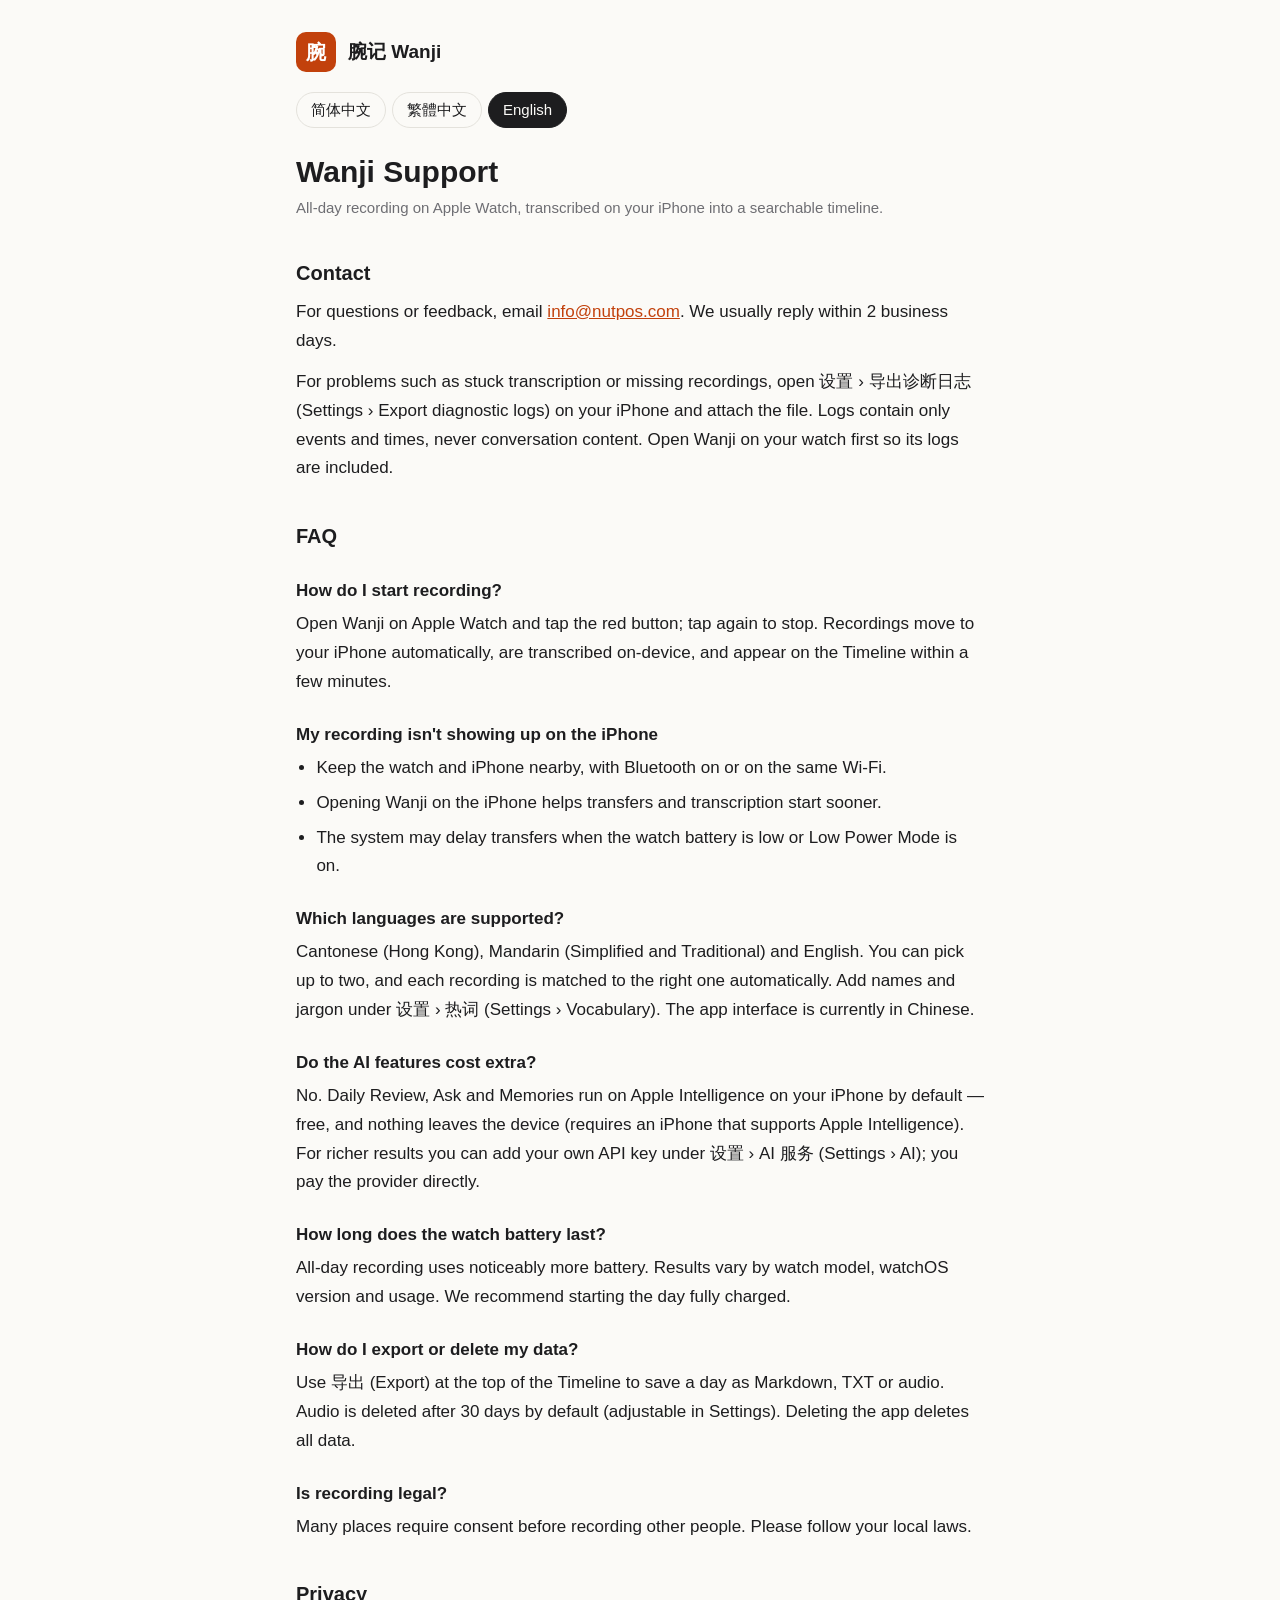
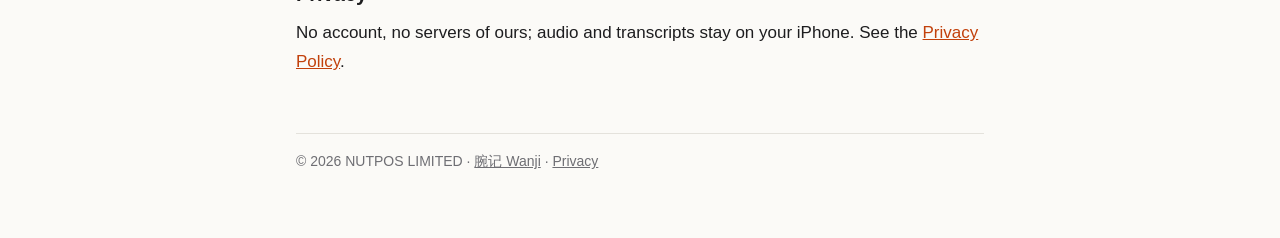
<file: index.html>
<!doctype html>
<html lang="zh-Hans">
<head>
<meta charset="utf-8">
<meta name="viewport" content="width=device-width, initial-scale=1">
<title>支持 · 腕记 Wanji</title>
<meta name="description" content="腕记（Wanji）：Apple Watch 全天录音，iPhone 本机转写成可搜索的时间线。使用帮助与联系方式。">
<link rel="stylesheet" href="style.css">
<script src="lang.js"></script>
</head>
<body data-app="腕记 Wanji">
<main>
<header>
  <div class="logo" aria-hidden="true">腕</div>
  <div class="brand"><a href="./">腕记 Wanji</a></div>
</header>
<nav class="langs" aria-label="Language">
  <button data-set="zh-Hans">简体中文</button>
  <button data-set="zh-Hant">繁體中文</button>
  <button data-set="en">English</button>
</nav>

<!-- ===================== 简体中文 ===================== -->
<article data-lang="zh-Hans" lang="zh-Hans">
<h1>腕记 使用帮助</h1>
<p class="meta">Apple Watch 全天录音，iPhone 本机转写成可搜索的时间线。</p>

<h2>联系我们</h2>
<p>使用中遇到问题或有建议，请发邮件到 <a href="mailto:info@nutpos.com">info@nutpos.com</a>，我们通常在 2 个工作日内回复。</p>
<p>如果是转写卡住、漏录这类问题，请在 iPhone 上打开「设置 › 导出诊断日志」，把文件附在邮件里。日志只有事件和时间，不含任何对话内容。导出前先在手表上打开一下腕记，手表的日志才会一起传过来。</p>

<h2>常见问题</h2>
<h3>怎么开始录音？</h3>
<p>在 Apple Watch 上打开腕记，点红色按钮开始，再点一次停止。录音会自动传到 iPhone 并在本机转写，几分钟后出现在「时间线」上。</p>

<h3>录音没有出现在 iPhone 上？</h3>
<ul>
  <li>手表和 iPhone 需要在附近，并且都打开了蓝牙或连着同一个 Wi-Fi。</li>
  <li>打开一下 iPhone 上的腕记，可以让传输和转写更快开始。</li>
  <li>手表电量很低或开着省电模式时，系统可能会推迟传输。</li>
</ul>

<h3>支持哪些语言？</h3>
<p>粤语（香港）、普通话（简体／繁体）和英语，最多可以同时选两种，每段录音会自动判断用哪种转写。专有名词写错时，可以在「设置 › 热词」里添加。</p>

<h3>AI 功能要付费吗？</h3>
<p>不用。每日回顾、问问和记忆默认用 iPhone 本机的 Apple Intelligence，免费且内容不离开手机（需要支持 Apple Intelligence 的 iPhone）。如果想要更详细的结果，可以在「设置 › AI 服务」填自己的 API Key，费用由你和服务商直接结算。</p>

<h3>手表续航怎么样？</h3>
<p>全天录音会明显增加耗电，实际续航因手表型号、系统版本和使用情况而异。建议出门前充满电。</p>

<h3>怎么导出或删除数据？</h3>
<p>在时间线右上角的「导出」可以导出当天的 Markdown、TXT 或音频。原音频默认 30 天后自动删除，期限可以在设置里调整。删除 App 会删除所有数据。</p>

<h3>录音是否合法？</h3>
<p>许多地区要求录下他人对话前取得对方同意，请遵守你所在地的法律。</p>

<h2>隐私</h2>
<p>没有账号，没有我们的服务器，录音和转写只保存在你的 iPhone。详见<a href="privacy.html#zh-Hans">隐私政策</a>。</p>
</article>

<!-- ===================== 繁體中文 ===================== -->
<article data-lang="zh-Hant" lang="zh-Hant">
<h1>腕記 使用說明</h1>
<p class="meta">Apple Watch 全日錄音，iPhone 本機轉寫成可搜尋的時間線。</p>

<h2>聯絡我們</h2>
<p>使用時遇到問題或有建議，請發電郵到 <a href="mailto:info@nutpos.com">info@nutpos.com</a>，我們通常在 2 個工作天內回覆。</p>
<p>如果是轉寫卡住、漏錄這類問題，請在 iPhone 上打開「設定 › 匯出診斷日誌」，把檔案附在電郵裡。日誌只有事件和時間，不含任何對話內容。匯出前先在手錶上打開一下腕記，手錶的日誌才會一起傳過來。</p>

<h2>常見問題</h2>
<h3>怎樣開始錄音？</h3>
<p>在 Apple Watch 上打開腕記，點紅色按鈕開始，再點一次停止。錄音會自動傳到 iPhone 並在本機轉寫，幾分鐘後出現在「時間線」上。</p>

<h3>錄音沒有出現在 iPhone 上？</h3>
<ul>
  <li>手錶和 iPhone 需要在附近，並且都打開了藍牙或連著同一個 Wi-Fi。</li>
  <li>打開一下 iPhone 上的腕記，可以讓傳輸和轉寫更快開始。</li>
  <li>手錶電量很低或開著低耗電模式時，系統可能會延後傳輸。</li>
</ul>

<h3>支援哪些語言？</h3>
<p>廣東話（香港）、普通話（簡體／繁體）和英文，最多可以同時選兩種，每段錄音會自動判斷用哪種轉寫。專有名詞寫錯時，可以在「設定 › 熱詞」裡加入。</p>

<h3>AI 功能要付費嗎？</h3>
<p>不用。每日回顧、問問和記憶預設用 iPhone 本機的 Apple Intelligence，免費且內容不離開手機（需要支援 Apple Intelligence 的 iPhone）。如果想要更詳細的結果，可以在「設定 › AI 服務」填自己的 API Key，費用由你和服務商直接結算。</p>

<h3>手錶續航如何？</h3>
<p>全日錄音會明顯增加耗電，實際續航視乎手錶型號、系統版本和使用情況。建議出門前充滿電。</p>

<h3>怎樣匯出或刪除資料？</h3>
<p>在時間線右上角的「匯出」可以匯出當天的 Markdown、TXT 或音頻。原音頻預設 30 天後自動刪除，期限可以在設定裡調整。刪除 App 會刪除所有資料。</p>

<h3>錄音是否合法？</h3>
<p>許多地區要求錄下他人對話前取得對方同意，請遵守你所在地的法律。</p>

<h2>私隱</h2>
<p>沒有帳戶，沒有我們的伺服器，錄音和轉寫只保存在你的 iPhone。詳見<a href="privacy.html#zh-Hant">私隱政策</a>。</p>
</article>

<!-- ===================== English ===================== -->
<article data-lang="en" lang="en">
<h1>Wanji Support</h1>
<p class="meta">All-day recording on Apple Watch, transcribed on your iPhone into a searchable timeline.</p>

<h2>Contact</h2>
<p>For questions or feedback, email <a href="mailto:info@nutpos.com">info@nutpos.com</a>. We usually reply within 2 business days.</p>
<p>For problems such as stuck transcription or missing recordings, open 设置 › 导出诊断日志 (Settings › Export diagnostic logs) on your iPhone and attach the file. Logs contain only events and times, never conversation content. Open Wanji on your watch first so its logs are included.</p>

<h2>FAQ</h2>
<h3>How do I start recording?</h3>
<p>Open Wanji on Apple Watch and tap the red button; tap again to stop. Recordings move to your iPhone automatically, are transcribed on-device, and appear on the Timeline within a few minutes.</p>

<h3>My recording isn't showing up on the iPhone</h3>
<ul>
  <li>Keep the watch and iPhone nearby, with Bluetooth on or on the same Wi-Fi.</li>
  <li>Opening Wanji on the iPhone helps transfers and transcription start sooner.</li>
  <li>The system may delay transfers when the watch battery is low or Low Power Mode is on.</li>
</ul>

<h3>Which languages are supported?</h3>
<p>Cantonese (Hong Kong), Mandarin (Simplified and Traditional) and English. You can pick up to two, and each recording is matched to the right one automatically. Add names and jargon under 设置 › 热词 (Settings › Vocabulary). The app interface is currently in Chinese.</p>

<h3>Do the AI features cost extra?</h3>
<p>No. Daily Review, Ask and Memories run on Apple Intelligence on your iPhone by default — free, and nothing leaves the device (requires an iPhone that supports Apple Intelligence). For richer results you can add your own API key under 设置 › AI 服务 (Settings › AI); you pay the provider directly.</p>

<h3>How long does the watch battery last?</h3>
<p>All-day recording uses noticeably more battery. Results vary by watch model, watchOS version and usage. We recommend starting the day fully charged.</p>

<h3>How do I export or delete my data?</h3>
<p>Use 导出 (Export) at the top of the Timeline to save a day as Markdown, TXT or audio. Audio is deleted after 30 days by default (adjustable in Settings). Deleting the app deletes all data.</p>

<h3>Is recording legal?</h3>
<p>Many places require consent before recording other people. Please follow your local laws.</p>

<h2>Privacy</h2>
<p>No account, no servers of ours; audio and transcripts stay on your iPhone. See the <a href="privacy.html#en">Privacy Policy</a>.</p>
</article>

<footer>© 2026 NUTPOS LIMITED · <a href="./">腕记 Wanji</a> · <a href="privacy.html">Privacy</a></footer>
</main>
</body>
</html>
</file>
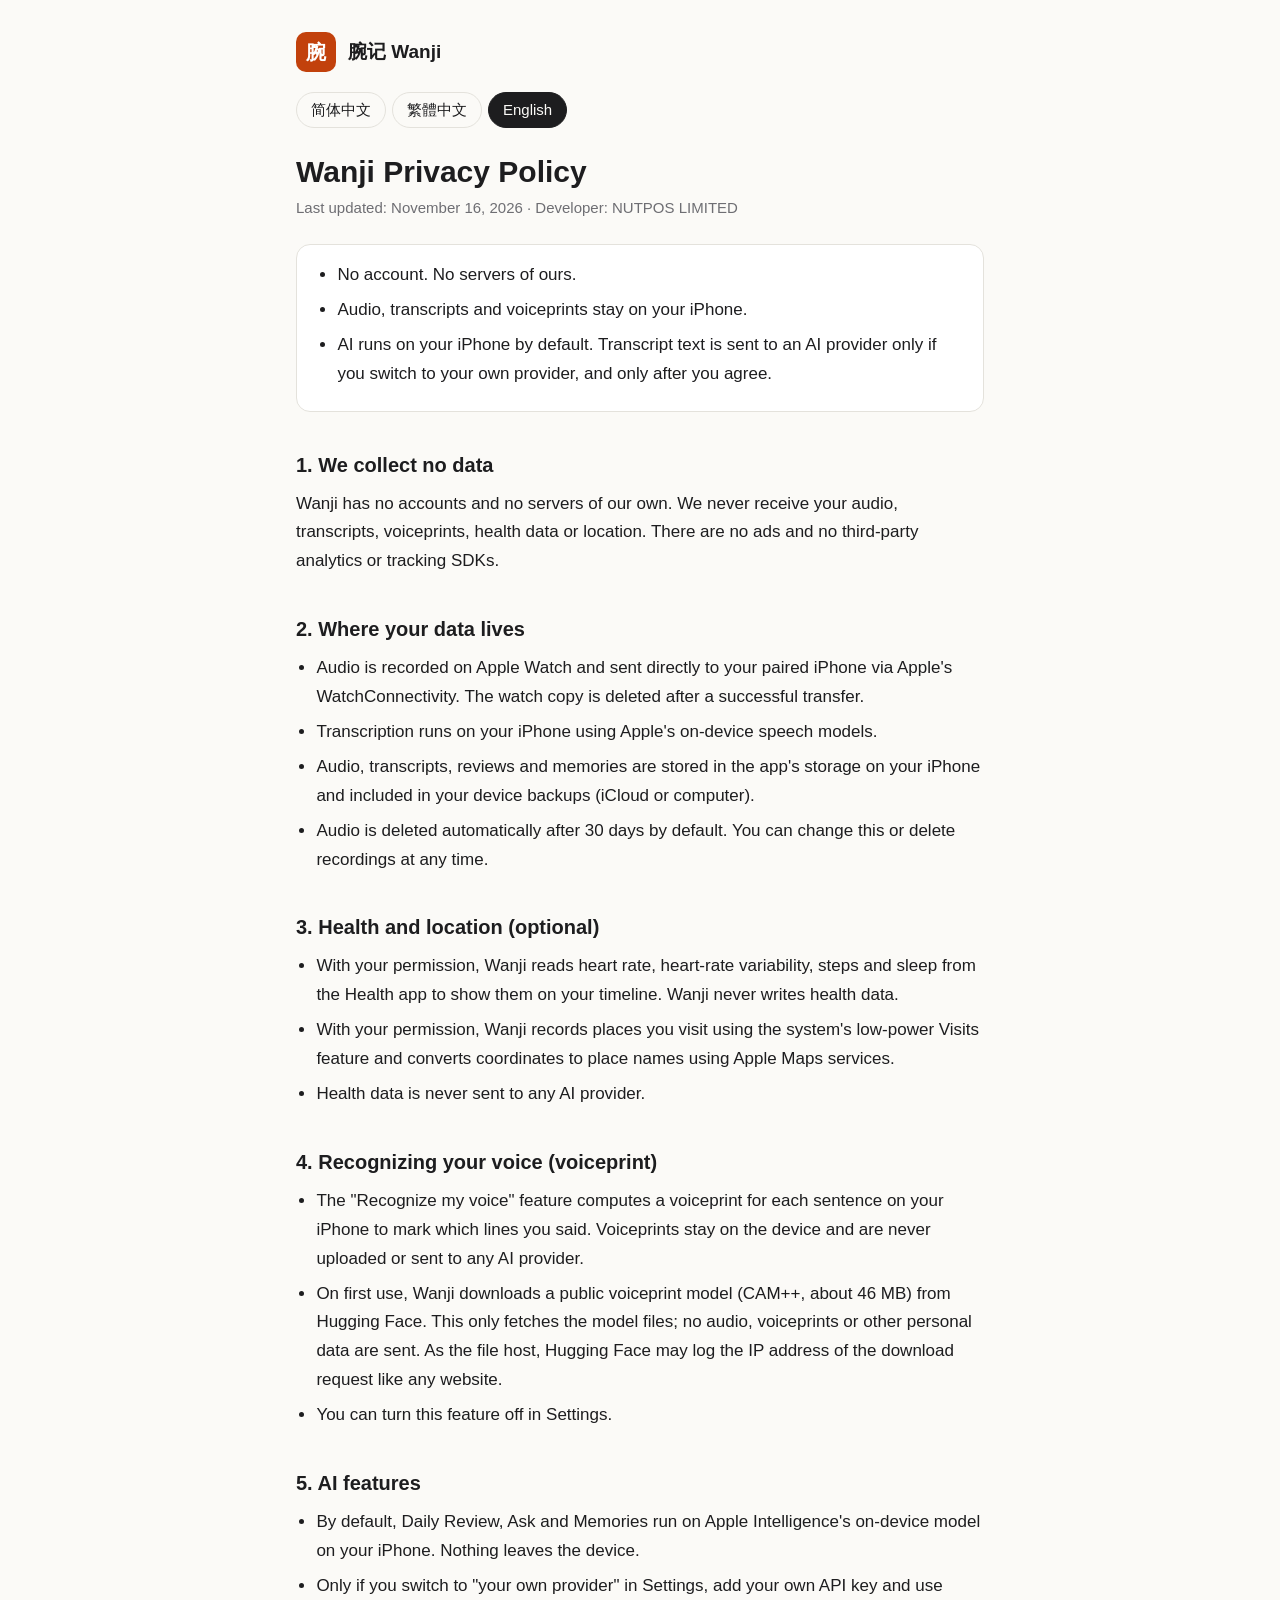
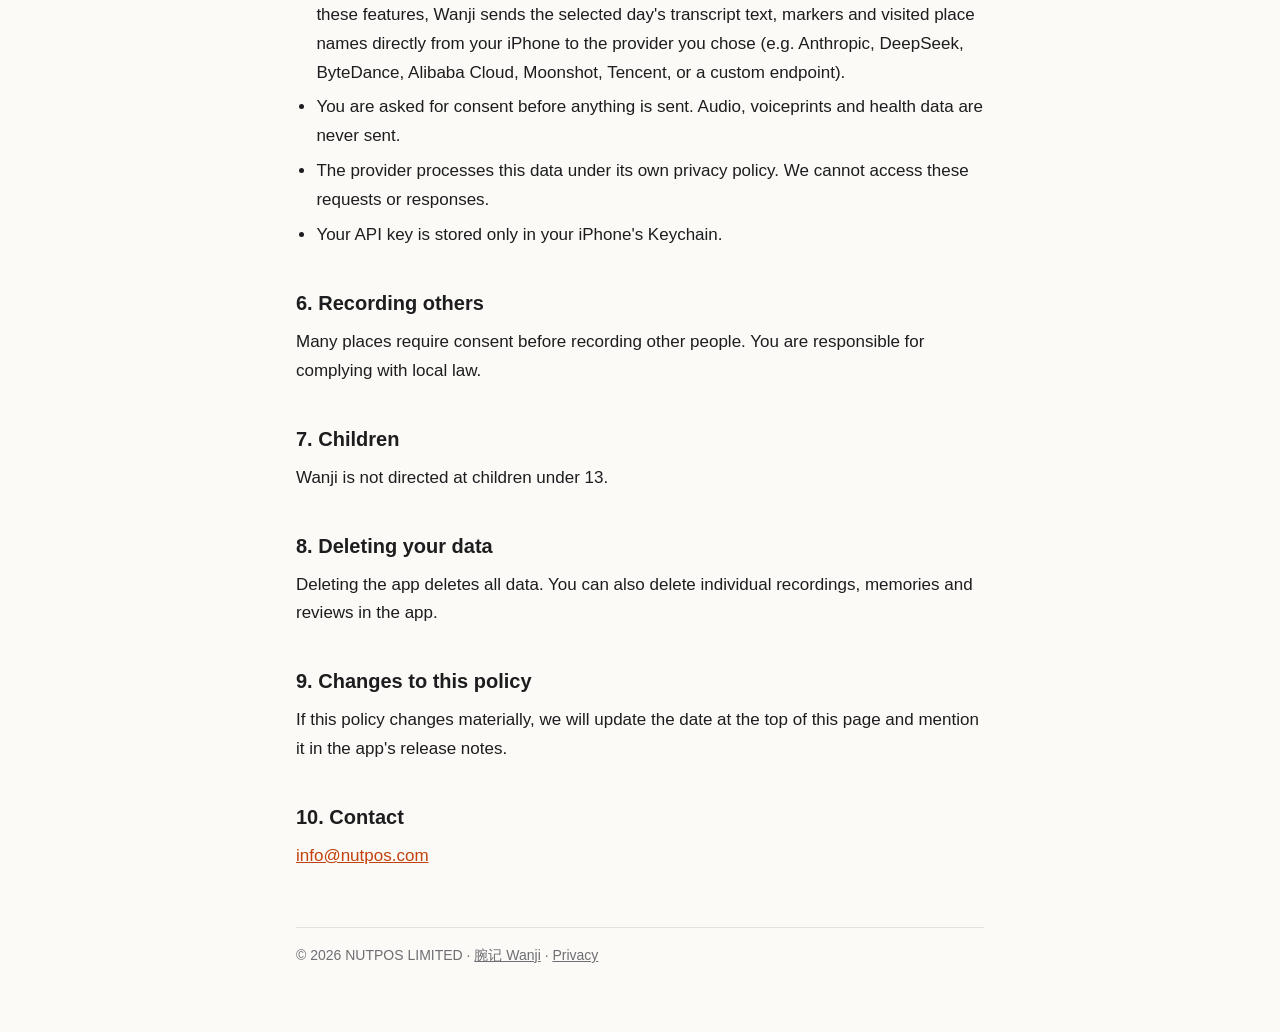
<file: privacy.html>
<!doctype html>
<html lang="zh-Hans">
<head>
<meta charset="utf-8">
<meta name="viewport" content="width=device-width, initial-scale=1">
<title>隐私政策 · 腕记 Wanji</title>
<meta name="description" content="腕记（Wanji）隐私政策：没有账号，没有服务器，录音和转写只保存在你的 iPhone。">
<link rel="stylesheet" href="style.css">
<script src="lang.js"></script>
</head>
<body data-app="腕记 Wanji">
<main>
<header>
  <div class="logo" aria-hidden="true">腕</div>
  <div class="brand"><a href="./">腕记 Wanji</a></div>
</header>
<nav class="langs" aria-label="Language">
  <button data-set="zh-Hans">简体中文</button>
  <button data-set="zh-Hant">繁體中文</button>
  <button data-set="en">English</button>
</nav>

<!-- ===================== 简体中文 ===================== -->
<article data-lang="zh-Hans" lang="zh-Hans">
<h1>腕记 隐私政策</h1>
<p class="meta">更新日期：2026 年 11 月 16 日 · 开发者：NUTPOS LIMITED</p>

<div class="summary"><ul>
  <li>没有账号，没有我们自己的服务器。</li>
  <li>录音、转写、声纹只保存在你的 iPhone 上。</li>
  <li>AI 默认在 iPhone 本机运行。只有你主动改用自己的服务商时，转写文字才会发给那家服务商，而且发送前会先问你。</li>
</ul></div>

<h2>1. 我们不收集任何数据</h2>
<p>腕记没有账号系统，也没有我们自己的服务器。我们不会收到你的录音、转写文字、声纹、健康数据或位置。App 内没有广告，也没有第三方统计或追踪 SDK。</p>

<h2>2. 数据保存在哪里</h2>
<ul>
  <li>录音在 Apple Watch 上录制，通过 Apple 的 WatchConnectivity 直接传到你配对的 iPhone，传输完成后手表上的副本会被删除。</li>
  <li>转写使用 Apple 提供的本机语音识别模型，在你的 iPhone 上完成。</li>
  <li>录音、转写、回顾和记忆都保存在 iPhone 的 App 存储空间中，并随你的 iPhone 备份（iCloud 或电脑）一起备份。</li>
  <li>原音频默认在 30 天后自动删除，你可以在设置中调整，或随时手动删除。</li>
</ul>

<h2>3. 健康与位置（可选）</h2>
<ul>
  <li>如果你允许，腕记会从「健康」App 读取心率、心率变异性、步数和睡眠，用来在时间线上显示。腕记不会写入健康数据。</li>
  <li>如果你允许，腕记会用系统的低功耗「到访」功能记录你去过的地点，并用 Apple 地图服务把坐标转换为地名。</li>
  <li>健康数据不会被发送给任何 AI 服务商。</li>
</ul>

<h2>4. 认出你的声音（声纹）</h2>
<ul>
  <li>「认出我说的话」功能在你的 iPhone 上为每句话计算声纹，用来标出哪些话是你说的。声纹只保存在本机，不会上传，也不会发送给 AI 服务商。</li>
  <li>第一次使用时，腕记会从 Hugging Face 下载约 46 MB 的公开声纹模型（CAM++）。下载过程只是获取模型文件，不会发送你的录音、声纹或其他个人数据。Hugging Face 作为文件托管方，可能会像普通网站一样记录下载请求的 IP 地址。</li>
  <li>你可以在「设置」中关闭这个功能。</li>
</ul>

<h2>5. AI 功能</h2>
<ul>
  <li>默认使用 Apple Intelligence 的本机模型，在你的 iPhone 上处理「每日回顾」「问问」和「记忆」，内容不会离开设备。</li>
  <li>只有当你在设置中改用「自己的服务商」、填入自己的 API Key 并主动使用上述功能时，腕记才会把所选日期的转写文字、时间线标记和到访地点名称，从你的 iPhone 直接发送给你选择的服务商（例如 Anthropic、DeepSeek、字节跳动、阿里云、月之暗面、腾讯或你自定义的服务）。</li>
  <li>发送前会征得你的同意。音频、声纹和健康数据永远不会被发送。</li>
  <li>这些数据由该服务商按照其自己的隐私政策处理。我们无法访问这些请求或结果。</li>
  <li>你的 API Key 只保存在 iPhone 的钥匙串中。</li>
</ul>

<h2>6. 录音他人</h2>
<p>许多地区的法律要求在录下他人对话前取得对方同意。你需要自行确认并遵守当地法律。</p>

<h2>7. 儿童</h2>
<p>腕记不面向 13 岁以下儿童。</p>

<h2>8. 删除数据</h2>
<p>删除 App 即可删除所有数据。你也可以在 App 内删除单条录音、记忆或回顾。</p>

<h2>9. 政策变更</h2>
<p>如果本政策有实质变更，我们会更新本页顶部的日期，并在 App 更新说明中提及。</p>

<h2>10. 联系我们</h2>
<p><a href="mailto:info@nutpos.com">info@nutpos.com</a></p>
</article>

<!-- ===================== 繁體中文 ===================== -->
<article data-lang="zh-Hant" lang="zh-Hant">
<h1>腕記 私隱政策</h1>
<p class="meta">更新日期：2026 年 11 月 16 日 · 開發者：NUTPOS LIMITED</p>

<div class="summary"><ul>
  <li>沒有帳戶，沒有我們自己的伺服器。</li>
  <li>錄音、轉寫、聲紋只保存在你的 iPhone 上。</li>
  <li>AI 預設在 iPhone 本機運行。只有你主動改用自己的服務商時，轉寫文字才會發給該服務商，而且發送前會先詢問你。</li>
</ul></div>

<h2>1. 我們不收集任何資料</h2>
<p>腕記沒有帳戶系統，也沒有我們自己的伺服器。我們不會收到你的錄音、轉寫文字、聲紋、健康資料或位置。App 內沒有廣告，也沒有第三方統計或追蹤 SDK。</p>

<h2>2. 資料保存在哪裡</h2>
<ul>
  <li>錄音在 Apple Watch 上錄製，透過 Apple 的 WatchConnectivity 直接傳到你配對的 iPhone，傳輸完成後手錶上的副本會被刪除。</li>
  <li>轉寫使用 Apple 提供的本機語音辨識模型，在你的 iPhone 上完成。</li>
  <li>錄音、轉寫、回顧和記憶都保存在 iPhone 的 App 儲存空間中，並隨你的 iPhone 備份（iCloud 或電腦）一併備份。</li>
  <li>原音頻預設在 30 天後自動刪除，你可以在設定中調整，或隨時手動刪除。</li>
</ul>

<h2>3. 健康與位置（可選）</h2>
<ul>
  <li>如果你允許，腕記會從「健康」App 讀取心率、心率變異度、步數和睡眠，用來在時間線上顯示。腕記不會寫入健康資料。</li>
  <li>如果你允許，腕記會用系統的低耗電「到訪」功能記錄你去過的地點，並用 Apple 地圖服務把座標轉換為地名。</li>
  <li>健康資料不會被發送給任何 AI 服務商。</li>
</ul>

<h2>4. 認出你的聲音（聲紋）</h2>
<ul>
  <li>「認出我說的話」功能在你的 iPhone 上為每句話計算聲紋，用來標出哪些話是你說的。聲紋只保存在本機，不會上傳，也不會發送給 AI 服務商。</li>
  <li>第一次使用時，腕記會從 Hugging Face 下載約 46 MB 的公開聲紋模型（CAM++）。下載過程只是取得模型檔案，不會發送你的錄音、聲紋或其他個人資料。Hugging Face 作為檔案託管方，可能會像一般網站一樣記錄下載請求的 IP 位址。</li>
  <li>你可以在「設定」中關閉這個功能。</li>
</ul>

<h2>5. AI 功能</h2>
<ul>
  <li>預設使用 Apple Intelligence 的本機模型，在你的 iPhone 上處理「每日回顧」「問問」和「記憶」，內容不會離開裝置。</li>
  <li>只有當你在設定中改用「自己的服務商」、填入自己的 API Key 並主動使用上述功能時，腕記才會把所選日期的轉寫文字、時間線標記和到訪地點名稱，從你的 iPhone 直接發送給你選擇的服務商（例如 Anthropic、DeepSeek、字節跳動、阿里雲、月之暗面、騰訊或你自訂的服務）。</li>
  <li>發送前會徵得你的同意。音頻、聲紋和健康資料永遠不會被發送。</li>
  <li>這些資料由該服務商按照其自己的私隱政策處理。我們無法存取這些請求或結果。</li>
  <li>你的 API Key 只保存在 iPhone 的鑰匙圈中。</li>
</ul>

<h2>6. 錄下他人</h2>
<p>許多地區的法律要求在錄下他人對話前取得對方同意。你需要自行確認並遵守當地法律。</p>

<h2>7. 兒童</h2>
<p>腕記不以 13 歲以下兒童為對象。</p>

<h2>8. 刪除資料</h2>
<p>刪除 App 即可刪除所有資料。你也可以在 App 內刪除單條錄音、記憶或回顧。</p>

<h2>9. 政策變更</h2>
<p>如果本政策有實質變更，我們會更新本頁頂部的日期，並在 App 更新說明中提及。</p>

<h2>10. 聯絡我們</h2>
<p><a href="mailto:info@nutpos.com">info@nutpos.com</a></p>
</article>

<!-- ===================== English ===================== -->
<article data-lang="en" lang="en">
<h1>Wanji Privacy Policy</h1>
<p class="meta">Last updated: November 16, 2026 · Developer: NUTPOS LIMITED</p>

<div class="summary"><ul>
  <li>No account. No servers of ours.</li>
  <li>Audio, transcripts and voiceprints stay on your iPhone.</li>
  <li>AI runs on your iPhone by default. Transcript text is sent to an AI provider only if you switch to your own provider, and only after you agree.</li>
</ul></div>

<h2>1. We collect no data</h2>
<p>Wanji has no accounts and no servers of our own. We never receive your audio, transcripts, voiceprints, health data or location. There are no ads and no third-party analytics or tracking SDKs.</p>

<h2>2. Where your data lives</h2>
<ul>
  <li>Audio is recorded on Apple Watch and sent directly to your paired iPhone via Apple's WatchConnectivity. The watch copy is deleted after a successful transfer.</li>
  <li>Transcription runs on your iPhone using Apple's on-device speech models.</li>
  <li>Audio, transcripts, reviews and memories are stored in the app's storage on your iPhone and included in your device backups (iCloud or computer).</li>
  <li>Audio is deleted automatically after 30 days by default. You can change this or delete recordings at any time.</li>
</ul>

<h2>3. Health and location (optional)</h2>
<ul>
  <li>With your permission, Wanji reads heart rate, heart-rate variability, steps and sleep from the Health app to show them on your timeline. Wanji never writes health data.</li>
  <li>With your permission, Wanji records places you visit using the system's low-power Visits feature and converts coordinates to place names using Apple Maps services.</li>
  <li>Health data is never sent to any AI provider.</li>
</ul>

<h2>4. Recognizing your voice (voiceprint)</h2>
<ul>
  <li>The "Recognize my voice" feature computes a voiceprint for each sentence on your iPhone to mark which lines you said. Voiceprints stay on the device and are never uploaded or sent to any AI provider.</li>
  <li>On first use, Wanji downloads a public voiceprint model (CAM++, about 46 MB) from Hugging Face. This only fetches the model files; no audio, voiceprints or other personal data are sent. As the file host, Hugging Face may log the IP address of the download request like any website.</li>
  <li>You can turn this feature off in Settings.</li>
</ul>

<h2>5. AI features</h2>
<ul>
  <li>By default, Daily Review, Ask and Memories run on Apple Intelligence's on-device model on your iPhone. Nothing leaves the device.</li>
  <li>Only if you switch to "your own provider" in Settings, add your own API key and use these features, Wanji sends the selected day's transcript text, markers and visited place names directly from your iPhone to the provider you chose (e.g. Anthropic, DeepSeek, ByteDance, Alibaba Cloud, Moonshot, Tencent, or a custom endpoint).</li>
  <li>You are asked for consent before anything is sent. Audio, voiceprints and health data are never sent.</li>
  <li>The provider processes this data under its own privacy policy. We cannot access these requests or responses.</li>
  <li>Your API key is stored only in your iPhone's Keychain.</li>
</ul>

<h2>6. Recording others</h2>
<p>Many places require consent before recording other people. You are responsible for complying with local law.</p>

<h2>7. Children</h2>
<p>Wanji is not directed at children under 13.</p>

<h2>8. Deleting your data</h2>
<p>Deleting the app deletes all data. You can also delete individual recordings, memories and reviews in the app.</p>

<h2>9. Changes to this policy</h2>
<p>If this policy changes materially, we will update the date at the top of this page and mention it in the app's release notes.</p>

<h2>10. Contact</h2>
<p><a href="mailto:info@nutpos.com">info@nutpos.com</a></p>
</article>

<footer>© 2026 NUTPOS LIMITED · <a href="./">腕记 Wanji</a> · <a href="privacy.html">Privacy</a></footer>
</main>
</body>
</html>
</file>
<file: style.css>
:root {
  --bg: #fbfaf7;
  --fg: #1d1d1f;
  --muted: #6e6e73;
  --line: #e4e2dc;
  --accent: #c2410c;
  --card: #ffffff;
}
@media (prefers-color-scheme: dark) {
  :root {
    --bg: #141414;
    --fg: #ececec;
    --muted: #9a9a9f;
    --line: #2c2c2e;
    --accent: #fb923c;
    --card: #1c1c1e;
  }
}
* { box-sizing: border-box; }
html { -webkit-text-size-adjust: 100%; }
body {
  margin: 0;
  background: var(--bg);
  color: var(--fg);
  font: 17px/1.7 -apple-system, BlinkMacSystemFont, "PingFang SC", "PingFang TC", "Helvetica Neue", "Noto Sans CJK SC", sans-serif;
}
main { max-width: 720px; margin: 0 auto; padding: 32px 16px 64px; }
header { display: flex; align-items: center; gap: 12px; margin-bottom: 8px; }
header .logo {
  width: 40px; height: 40px; border-radius: 10px; flex: none;
  background: var(--accent); color: #fff;
  display: grid; place-items: center; font-weight: 700; font-size: 20px;
}
header .brand { font-weight: 600; font-size: 19px; }
header .brand a { color: inherit; text-decoration: none; }
nav.langs { display: flex; gap: 6px; margin: 20px 0 8px; flex-wrap: wrap; }
nav.langs button {
  font: inherit; font-size: 15px; padding: 4px 14px; border-radius: 999px;
  border: 1px solid var(--line); background: transparent; color: var(--fg); cursor: pointer;
}
nav.langs button[aria-pressed="true"] { background: var(--fg); color: var(--bg); border-color: var(--fg); }
h1 { font-size: 30px; line-height: 1.3; margin: 24px 0 4px; }
h2 { font-size: 20px; margin: 36px 0 8px; }
h3 { font-size: 17px; margin: 24px 0 4px; }
.meta { color: var(--muted); font-size: 15px; margin: 0 0 24px; }
p, ul { margin: 0 0 12px; }
ul { padding-left: 1.2em; }
li { margin-bottom: 6px; }
a { color: var(--accent); }
.summary {
  background: var(--card); border: 1px solid var(--line); border-radius: 14px;
  padding: 16px 20px; margin: 16px 0 8px;
}
.summary ul { margin: 0; }
footer { margin-top: 56px; padding-top: 16px; border-top: 1px solid var(--line); color: var(--muted); font-size: 14px; }
footer a { color: var(--muted); }
.js [data-lang] { display: none; }
.js [data-lang].on { display: block; }
</file>
